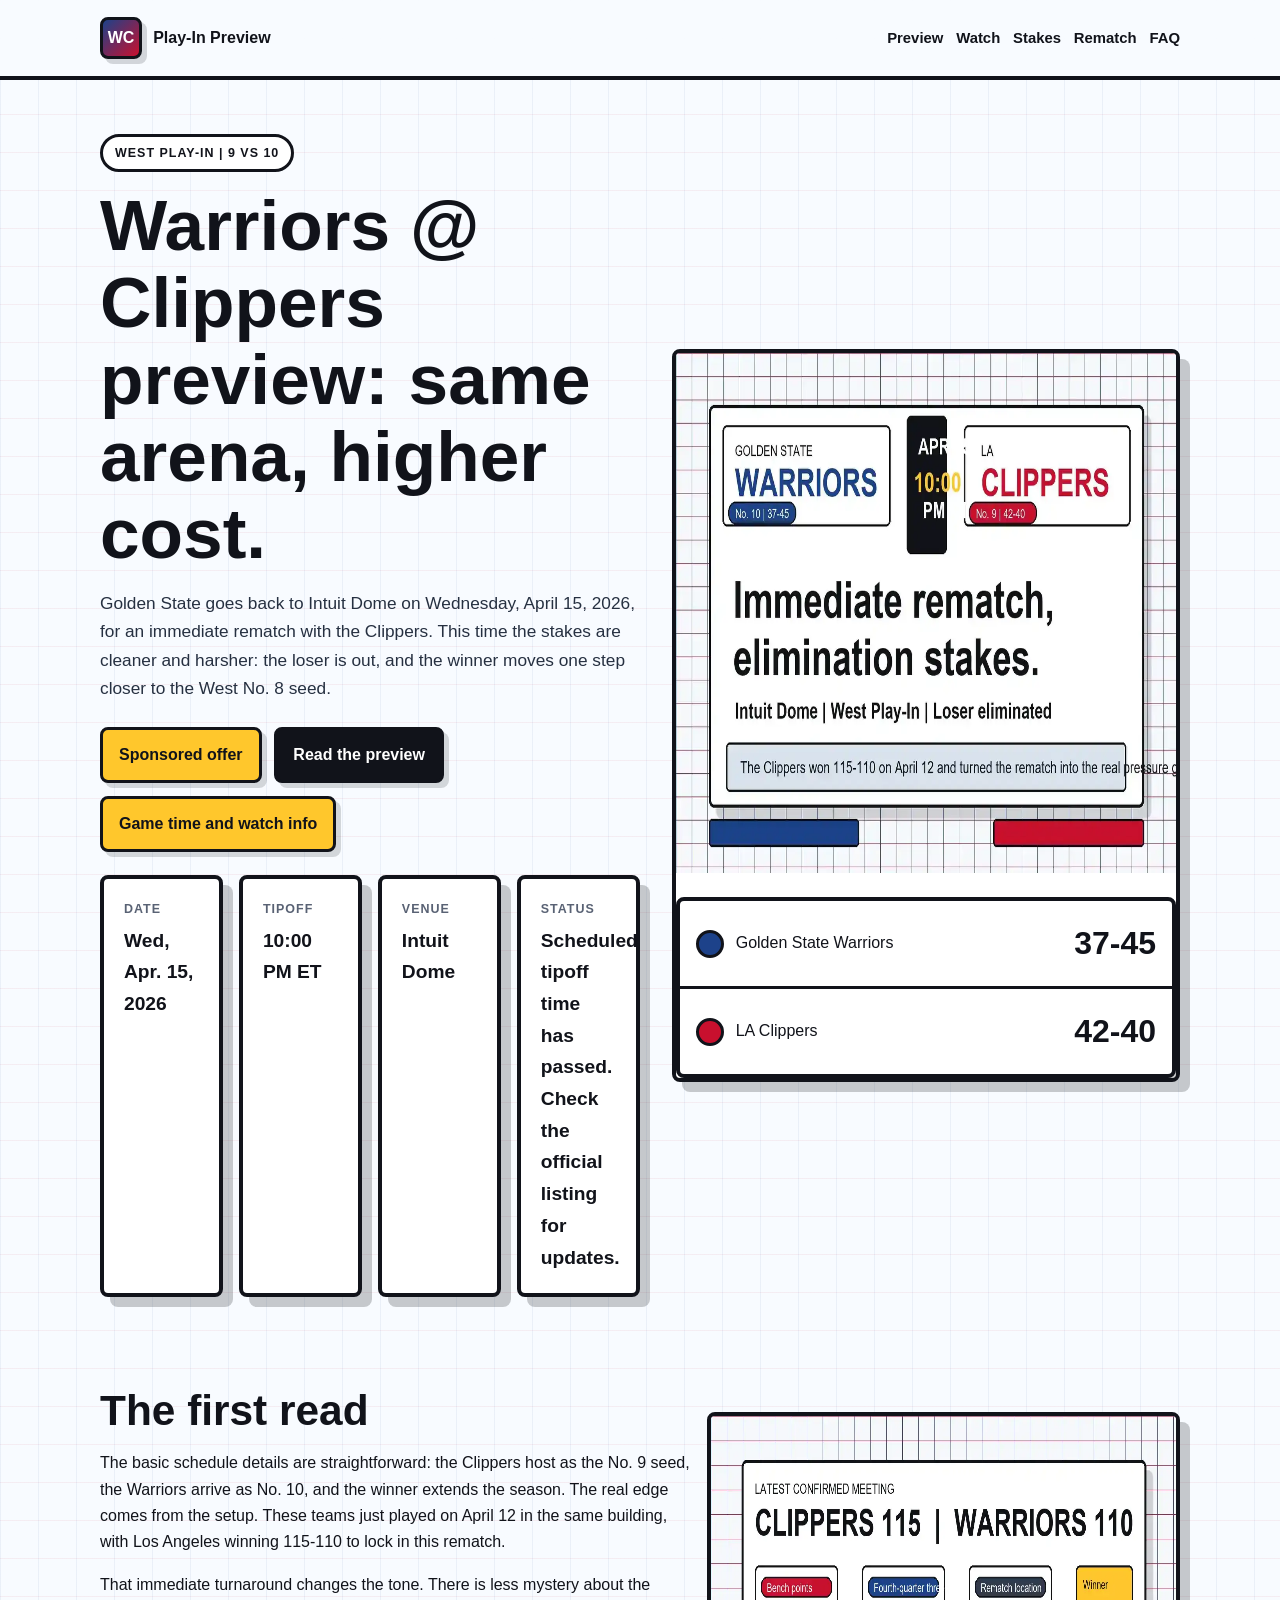
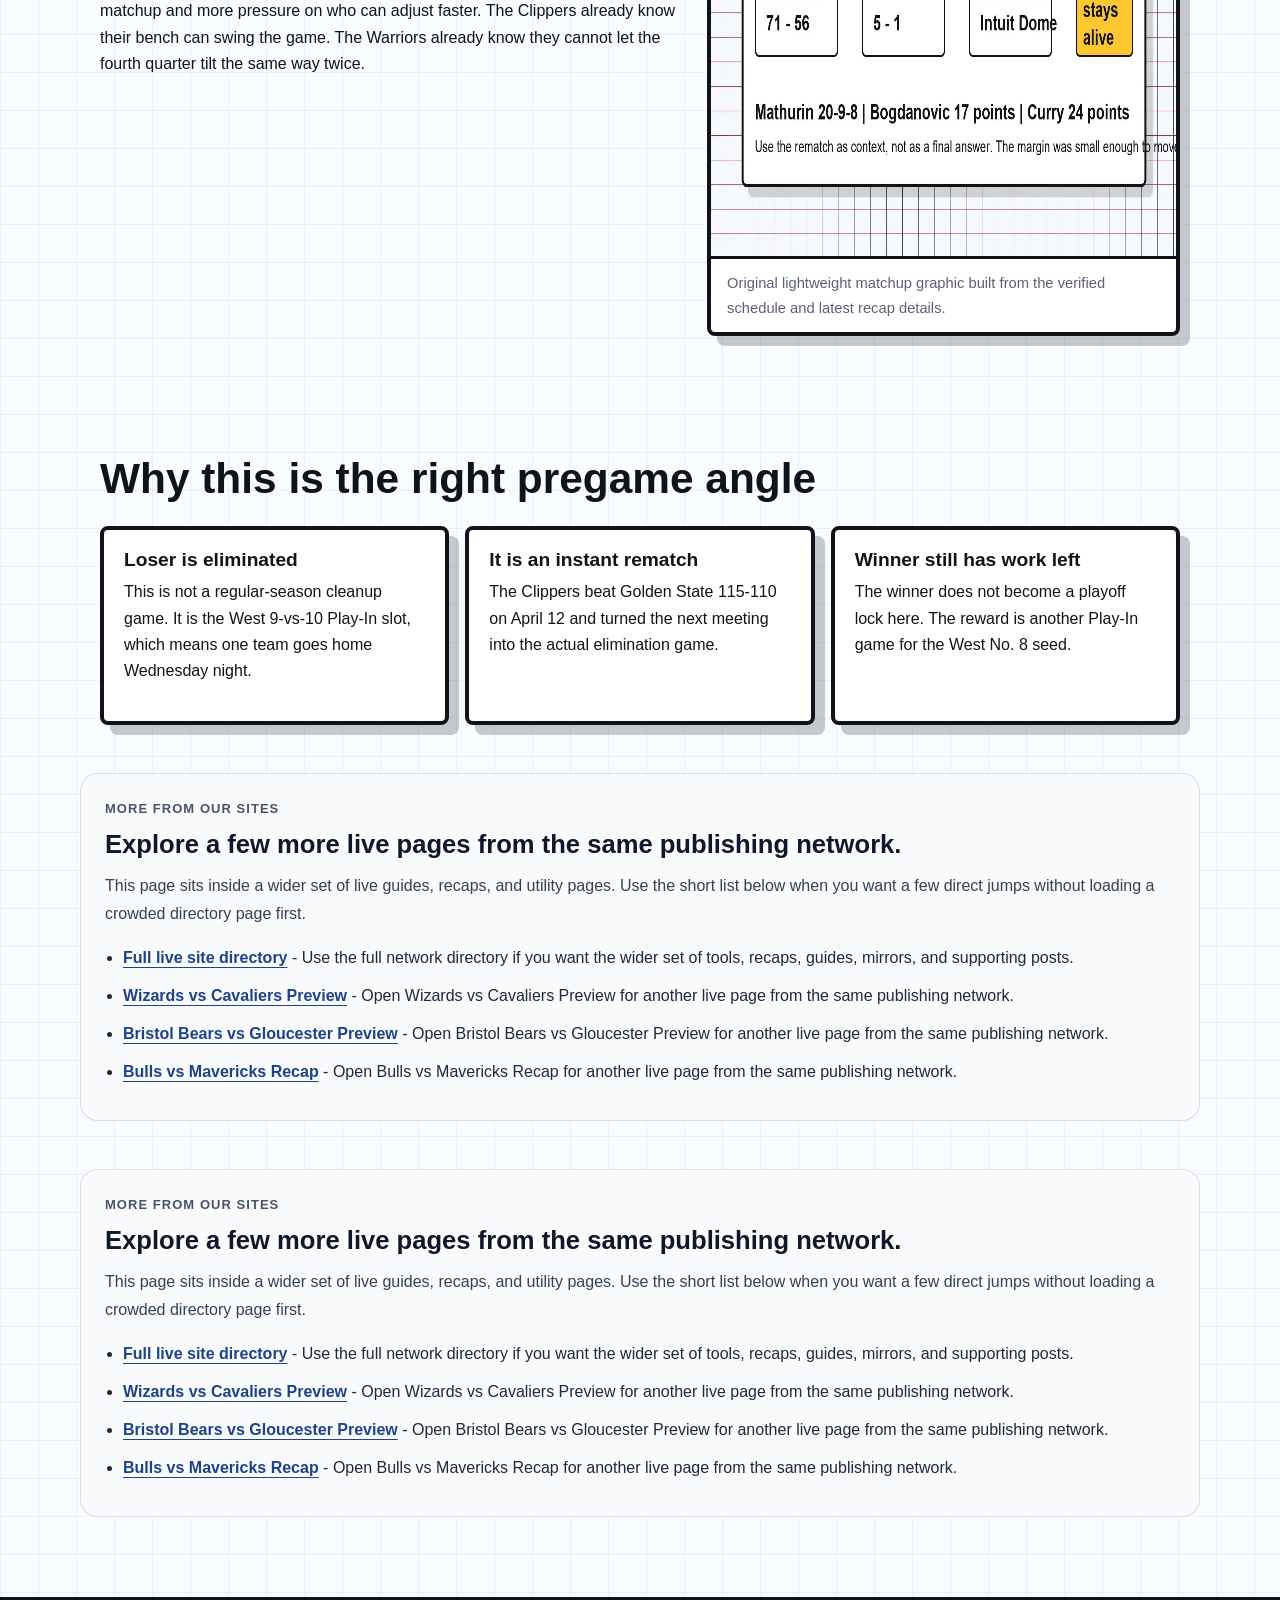
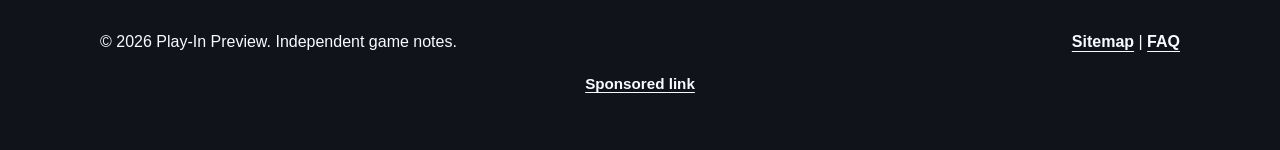
<file: index.html>
<!doctype html>
<html lang="en">
  <head>
    <meta charset="utf-8">
    <meta name="viewport" content="width=device-width, initial-scale=1">
    <meta name="google-site-verification" content="zPeMqoo2h3M_oqIertTkiu1rAj5quQBwW_J42bXbuFM">
    <title>Warriors @ Clippers Play-In Preview: April 15, 2026</title>
    <meta name="description" content="Original Golden State Warriors at LA Clippers West Play-In preview with game time, venue, broadcast, elimination stakes, and the rematch angle from April 12.">
    <link rel="canonical" href="https://zeshanalikhan.github.io/warriors-clippers-play-in-preview/">
    <meta property="og:title" content="Warriors @ Clippers Play-In Preview">
    <meta property="og:description" content="Golden State and the Clippers meet again on April 15, 2026, in a West 9-vs-10 Play-In elimination game.">
    <meta property="og:type" content="website">
    <meta property="og:url" content="https://zeshanalikhan.github.io/warriors-clippers-play-in-preview/">
    <meta property="og:image" content="https://zeshanalikhan.github.io/warriors-clippers-play-in-preview/assets/images/warriors-clippers-hero.webp">
    <link rel="stylesheet" href="styles.css">
    <script type="application/ld+json">
      {
        "@context": "https://schema.org",
        "@type": "SportsEvent",
        "name": "Golden State Warriors at LA Clippers",
        "startDate": "2026-04-15T22:00:00-04:00",
        "eventStatus": "https://schema.org/EventScheduled",
        "eventAttendanceMode": "https://schema.org/OfflineEventAttendanceMode",
        "location": {
          "@type": "Place",
          "name": "Intuit Dome",
          "address": {
            "@type": "PostalAddress",
            "addressLocality": "Inglewood",
            "addressRegion": "CA",
            "addressCountry": "US"
          }
        },
        "homeTeam": {
          "@type": "SportsTeam",
          "name": "LA Clippers"
        },
        "awayTeam": {
          "@type": "SportsTeam",
          "name": "Golden State Warriors"
        },
        "sport": "Basketball"
      }
    </script>
  </head>
  <body>
    <a class="skip-link" href="#main">Skip to content</a>
    <header class="site-header">
      <div class="nav-wrap">
        <a class="brand" href="index.html" aria-label="Warriors Clippers Play-In home">
          <span class="brand-mark">WC</span>
          <span>Play-In Preview</span>
        </a>
        <nav class="nav-links" aria-label="Main navigation">
          <a href="pages/game-preview.html">Preview</a>
          <a href="pages/how-to-watch.html">Watch</a>
          <a href="pages/play-in-path.html">Stakes</a>
          <a href="pages/matchup-notes.html">Rematch</a>
          <a href="pages/game-faq.html">FAQ</a>
        </nav>
      </div>
    </header>

    <main id="main">
      <section class="hero">
        <div class="hero-inner">
          <div>
            <span class="eyebrow">West Play-In | 9 vs 10</span>
            <h1>Warriors @ Clippers preview: same arena, higher cost.</h1>
            <p class="lede">Golden State goes back to Intuit Dome on Wednesday, April 15, 2026, for an immediate rematch with the Clippers. This time the stakes are cleaner and harsher: the loser is out, and the winner moves one step closer to the West No. 8 seed.</p>
            <div class="cta-row">
              <a class="button secondary" href="https://www.profitablecpmratenetwork.com/j9f627innq?key=be46e17df9e34aa3b5b8e77e88a34740" rel="nofollow sponsored noopener" target="_blank">Sponsored offer</a>
              <a class="button" href="pages/game-preview.html">Read the preview</a>
              <a class="button secondary" href="pages/how-to-watch.html">Game time and watch info</a>
            </div>
            <div class="meta-grid" aria-label="Game quick facts">
              <div class="fact-card"><span>Date</span><strong>Wed, Apr. 15, 2026</strong></div>
              <div class="fact-card"><span>Tipoff</span><strong>10:00 PM ET</strong></div>
              <div class="fact-card"><span>Venue</span><strong>Intuit Dome</strong></div>
              <div class="fact-card"><span>Status</span><strong data-event-countdown>Checking tipoff window</strong></div>
            </div>
          </div>
          <aside class="hero-card" aria-label="Game matchup card">
            <img src="assets/images/warriors-clippers-hero.webp" width="720" height="520" alt="Illustrated Golden State Warriors at LA Clippers Play-In matchup card">
            <div class="scoreboard">
              <div class="score-row"><span><span class="team-dot gsw"></span>Golden State Warriors</span><strong>37-45</strong></div>
              <div class="score-row"><span><span class="team-dot lac"></span>LA Clippers</span><strong>42-40</strong></div>
            </div>
          </aside>
        </div>
      </section>

      <section class="section">
        <div class="two-col">
          <div>
            <h2>The first read</h2>
            <p>The basic schedule details are straightforward: the Clippers host as the No. 9 seed, the Warriors arrive as No. 10, and the winner extends the season. The real edge comes from the setup. These teams just played on April 12 in the same building, with Los Angeles winning 115-110 to lock in this rematch.</p>
            <p>That immediate turnaround changes the tone. There is less mystery about the matchup and more pressure on who can adjust faster. The Clippers already know their bench can swing the game. The Warriors already know they cannot let the fourth quarter tilt the same way twice.</p>
          </div>
          <figure class="image-frame">
            <img src="assets/images/warriors-clippers-rematch.webp" width="720" height="440" alt="Illustrated rematch board for Warriors at Clippers showing the latest 115 to 110 result and bench scoring gap">
            <figcaption>Original lightweight matchup graphic built from the verified schedule and latest recap details.</figcaption>
          </figure>
        </div>
      </section>

      <section class="section">
        <h2>Why this is the right pregame angle</h2>
        <div class="card-grid">
          <article class="panel">
            <h3>Loser is eliminated</h3>
            <p>This is not a regular-season cleanup game. It is the West 9-vs-10 Play-In slot, which means one team goes home Wednesday night.</p>
          </article>
          <article class="panel">
            <h3>It is an instant rematch</h3>
            <p>The Clippers beat Golden State 115-110 on April 12 and turned the next meeting into the actual elimination game.</p>
          </article>
          <article class="panel">
            <h3>Winner still has work left</h3>
            <p>The winner does not become a playoff lock here. The reward is another Play-In game for the West No. 8 seed.</p>
          </article>
        </div>
      </section>

      <!-- NETWORK_LINKS_START -->
      <section data-network-links="true" aria-labelledby="network-links-heading" style="padding:0 0 48px;">
        <div style="width:min(1120px, calc(100% - 32px)); margin:0 auto;">
          <div style="border:1px solid rgba(15, 23, 42, 0.12); background:#f8fafc; border-radius:18px; padding:24px;">
            <p style="margin:0 0 10px; font-size:13px; font-weight:800; letter-spacing:0.08em; text-transform:uppercase; color:#475569;">More from our sites</p>
            <h2 id="network-links-heading" style="margin:0 0 12px; font-size:clamp(1.5rem, 2vw, 1.9rem); line-height:1.2; color:#0f172a;">Explore a few more live pages from the same publishing network.</h2>
            <p style="margin:0 0 16px; color:#334155; line-height:1.75;">This page sits inside a wider set of live guides, recaps, and utility pages. Use the short list below when you want a few direct jumps without loading a crowded directory page first.</p>
            <ul style="margin:0; padding-left:18px; color:#1e293b; line-height:1.75;">
          <li style="margin:0 0 10px;"><a href="https://zeshanalikhan.github.io/creator-app-hub-site/pages/site-directory.html">Full live site directory</a> - Use the full network directory if you want the wider set of tools, recaps, guides, mirrors, and supporting posts.</li>
          <li style="margin:0 0 10px;"><a href="https://zeshanalikhan.github.io/wizards-cavaliers-preview/">Wizards vs Cavaliers Preview</a> - Open Wizards vs Cavaliers Preview for another live page from the same publishing network.</li>
          <li style="margin:0 0 10px;"><a href="https://zeshanalikhan.github.io/bristol-gloucester-prem-preview/">Bristol Bears vs Gloucester Preview</a> - Open Bristol Bears vs Gloucester Preview for another live page from the same publishing network.</li>
          <li style="margin:0 0 10px;"><a href="https://zeshanalikhan.github.io/bulls-mavericks-recap/">Bulls vs Mavericks Recap</a> - Open Bulls vs Mavericks Recap for another live page from the same publishing network.</li>
            </ul>
          </div>
        </div>
      </section>
      <!-- NETWORK_LINKS_END -->
    
      <!-- NETWORK_LINKS_START -->
      <section data-network-links="true" aria-labelledby="network-links-heading" style="padding:0 0 48px;">
        <div style="width:min(1120px, calc(100% - 32px)); margin:0 auto;">
          <div style="border:1px solid rgba(15, 23, 42, 0.12); background:#f8fafc; border-radius:18px; padding:24px;">
            <p style="margin:0 0 10px; font-size:13px; font-weight:800; letter-spacing:0.08em; text-transform:uppercase; color:#475569;">More from our sites</p>
            <h2 id="network-links-heading" style="margin:0 0 12px; font-size:clamp(1.5rem, 2vw, 1.9rem); line-height:1.2; color:#0f172a;">Explore a few more live pages from the same publishing network.</h2>
            <p style="margin:0 0 16px; color:#334155; line-height:1.75;">This page sits inside a wider set of live guides, recaps, and utility pages. Use the short list below when you want a few direct jumps without loading a crowded directory page first.</p>
            <ul style="margin:0; padding-left:18px; color:#1e293b; line-height:1.75;">
          <li style="margin:0 0 10px;"><a href="https://zeshanalikhan.github.io/creator-app-hub-site/pages/site-directory.html">Full live site directory</a> - Use the full network directory if you want the wider set of tools, recaps, guides, mirrors, and supporting posts.</li>
          <li style="margin:0 0 10px;"><a href="https://zeshanalikhan.github.io/wizards-cavaliers-preview/">Wizards vs Cavaliers Preview</a> - Open Wizards vs Cavaliers Preview for another live page from the same publishing network.</li>
          <li style="margin:0 0 10px;"><a href="https://zeshanalikhan.github.io/bristol-gloucester-prem-preview/">Bristol Bears vs Gloucester Preview</a> - Open Bristol Bears vs Gloucester Preview for another live page from the same publishing network.</li>
          <li style="margin:0 0 10px;"><a href="https://zeshanalikhan.github.io/bulls-mavericks-recap/">Bulls vs Mavericks Recap</a> - Open Bulls vs Mavericks Recap for another live page from the same publishing network.</li>
            </ul>
          </div>
        </div>
      </section>
      <!-- NETWORK_LINKS_END -->
    </main>

    <footer class="site-footer">
      <div class="footer-inner">
        <p>&copy; <span data-year>2026</span> Play-In Preview. Independent game notes.</p>
        <p><a href="sitemap.xml">Sitemap</a> | <a href="pages/game-faq.html">FAQ</a></p>
      </div>
      <div class="adsterra-link-wrap">
        <a class="adsterra-link" href="https://www.profitablecpmratenetwork.com/j9f627innq?key=be46e17df9e34aa3b5b8e77e88a34740" rel="nofollow sponsored noopener" target="_blank">Sponsored link</a>
      </div>
    </footer>
    <script src="app.js" defer></script>
  </body>
</html>
</file>
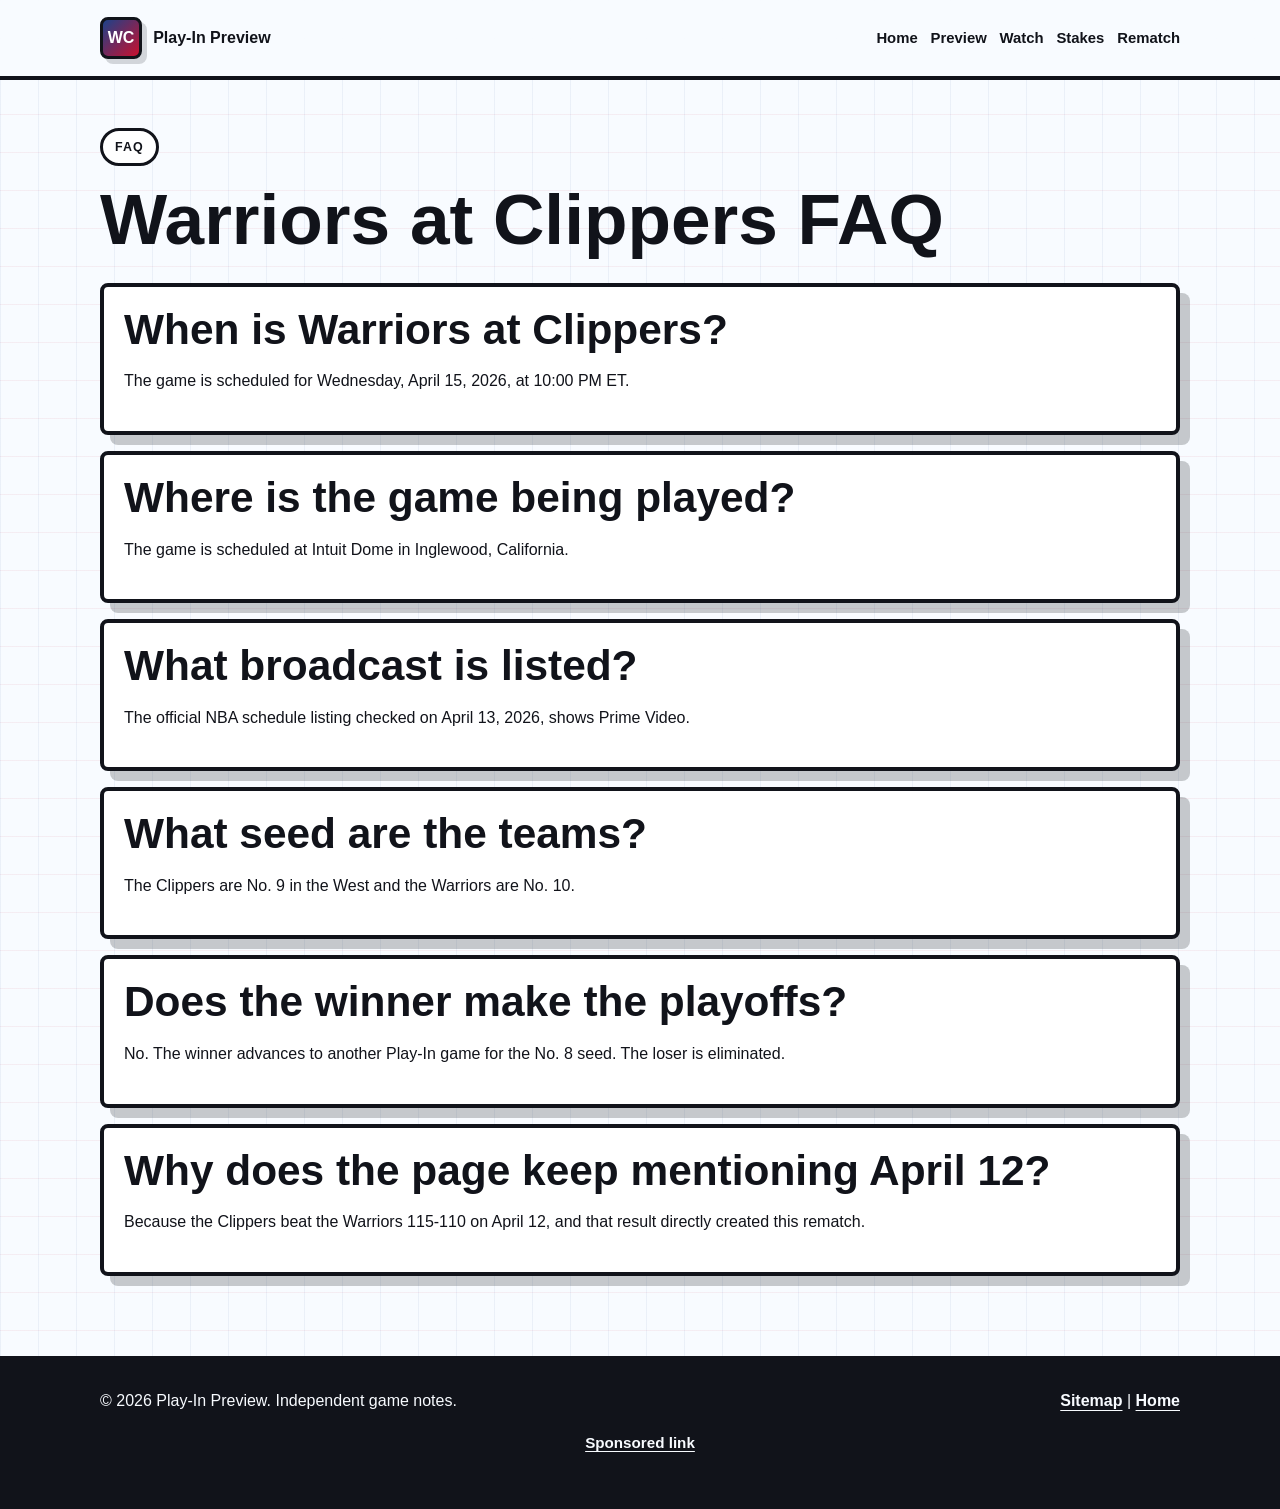
<file: pages/game-faq.html>
<!doctype html>
<html lang="en">
  <head>
    <meta charset="utf-8">
    <meta name="viewport" content="width=device-width, initial-scale=1">
    <meta name="google-site-verification" content="zPeMqoo2h3M_oqIertTkiu1rAj5quQBwW_J42bXbuFM">
    <title>Warriors @ Clippers FAQ</title>
    <meta name="description" content="Quick answers about Warriors at Clippers on April 15, 2026, including time, venue, seeds, format, and the immediate rematch setup.">
    <link rel="canonical" href="https://zeshanalikhan.github.io/warriors-clippers-play-in-preview/pages/game-faq.html">
    <meta property="og:title" content="Warriors @ Clippers FAQ">
    <meta property="og:description" content="Fast answers about the Warriors-Clippers West Play-In game.">
    <meta property="og:type" content="article">
    <meta property="og:url" content="https://zeshanalikhan.github.io/warriors-clippers-play-in-preview/pages/game-faq.html">
    <link rel="stylesheet" href="../styles.css">
    <script type="application/ld+json">
      {
        "@context": "https://schema.org",
        "@type": "FAQPage",
        "mainEntity": [
          {
            "@type": "Question",
            "name": "When is Warriors at Clippers?",
            "acceptedAnswer": {
              "@type": "Answer",
              "text": "The game is scheduled for Wednesday, April 15, 2026, at 10:00 PM ET."
            }
          },
          {
            "@type": "Question",
            "name": "Where is the game being played?",
            "acceptedAnswer": {
              "@type": "Answer",
              "text": "The game is scheduled at Intuit Dome in Inglewood, California."
            }
          },
          {
            "@type": "Question",
            "name": "What broadcast is listed for Warriors vs Clippers?",
            "acceptedAnswer": {
              "@type": "Answer",
              "text": "The official NBA schedule listing checked on April 13, 2026, shows Prime Video."
            }
          },
          {
            "@type": "Question",
            "name": "What seed are the teams?",
            "acceptedAnswer": {
              "@type": "Answer",
              "text": "The Clippers are the No. 9 seed and the Warriors are the No. 10 seed in the West."
            }
          },
          {
            "@type": "Question",
            "name": "What happens to the winner and loser?",
            "acceptedAnswer": {
              "@type": "Answer",
              "text": "The loser is eliminated. The winner advances to another Play-In game for the West No. 8 seed."
            }
          },
          {
            "@type": "Question",
            "name": "Why is this matchup framed as an immediate rematch?",
            "acceptedAnswer": {
              "@type": "Answer",
              "text": "The Clippers beat the Warriors 115-110 on April 12, 2026, which locked in this Play-In rematch."
            }
          }
        ]
      }
    </script>
  </head>
  <body>
    <header class="site-header">
      <div class="nav-wrap">
        <a class="brand" href="../index.html">
          <span class="brand-mark">WC</span>
          <span>Play-In Preview</span>
        </a>
        <nav class="nav-links" aria-label="Main navigation">
          <a href="../index.html">Home</a>
          <a href="game-preview.html">Preview</a>
          <a href="how-to-watch.html">Watch</a>
          <a href="play-in-path.html">Stakes</a>
          <a href="matchup-notes.html">Rematch</a>
        </nav>
      </div>
    </header>

    <main class="section article-shell">
      <span class="eyebrow">FAQ</span>
      <h1>Warriors at Clippers FAQ</h1>
      <div class="faq-list">
        <article class="panel">
          <h2>When is Warriors at Clippers?</h2>
          <p>The game is scheduled for Wednesday, April 15, 2026, at 10:00 PM ET.</p>
        </article>
        <article class="panel">
          <h2>Where is the game being played?</h2>
          <p>The game is scheduled at Intuit Dome in Inglewood, California.</p>
        </article>
        <article class="panel">
          <h2>What broadcast is listed?</h2>
          <p>The official NBA schedule listing checked on April 13, 2026, shows Prime Video.</p>
        </article>
        <article class="panel">
          <h2>What seed are the teams?</h2>
          <p>The Clippers are No. 9 in the West and the Warriors are No. 10.</p>
        </article>
        <article class="panel">
          <h2>Does the winner make the playoffs?</h2>
          <p>No. The winner advances to another Play-In game for the No. 8 seed. The loser is eliminated.</p>
        </article>
        <article class="panel">
          <h2>Why does the page keep mentioning April 12?</h2>
          <p>Because the Clippers beat the Warriors 115-110 on April 12, and that result directly created this rematch.</p>
        </article>
      </div>
    </main>

    <footer class="site-footer">
      <div class="footer-inner">
        <p>&copy; <span data-year>2026</span> Play-In Preview. Independent game notes.</p>
        <p><a href="../sitemap.xml">Sitemap</a> | <a href="../index.html">Home</a></p>
      </div>
      <div class="adsterra-link-wrap">
        <a class="adsterra-link" href="https://www.profitablecpmratenetwork.com/j9f627innq?key=be46e17df9e34aa3b5b8e77e88a34740" rel="nofollow sponsored noopener" target="_blank">Sponsored link</a>
      </div>
    </footer>
    <script src="../app.js" defer></script>
  </body>
</html>
</file>
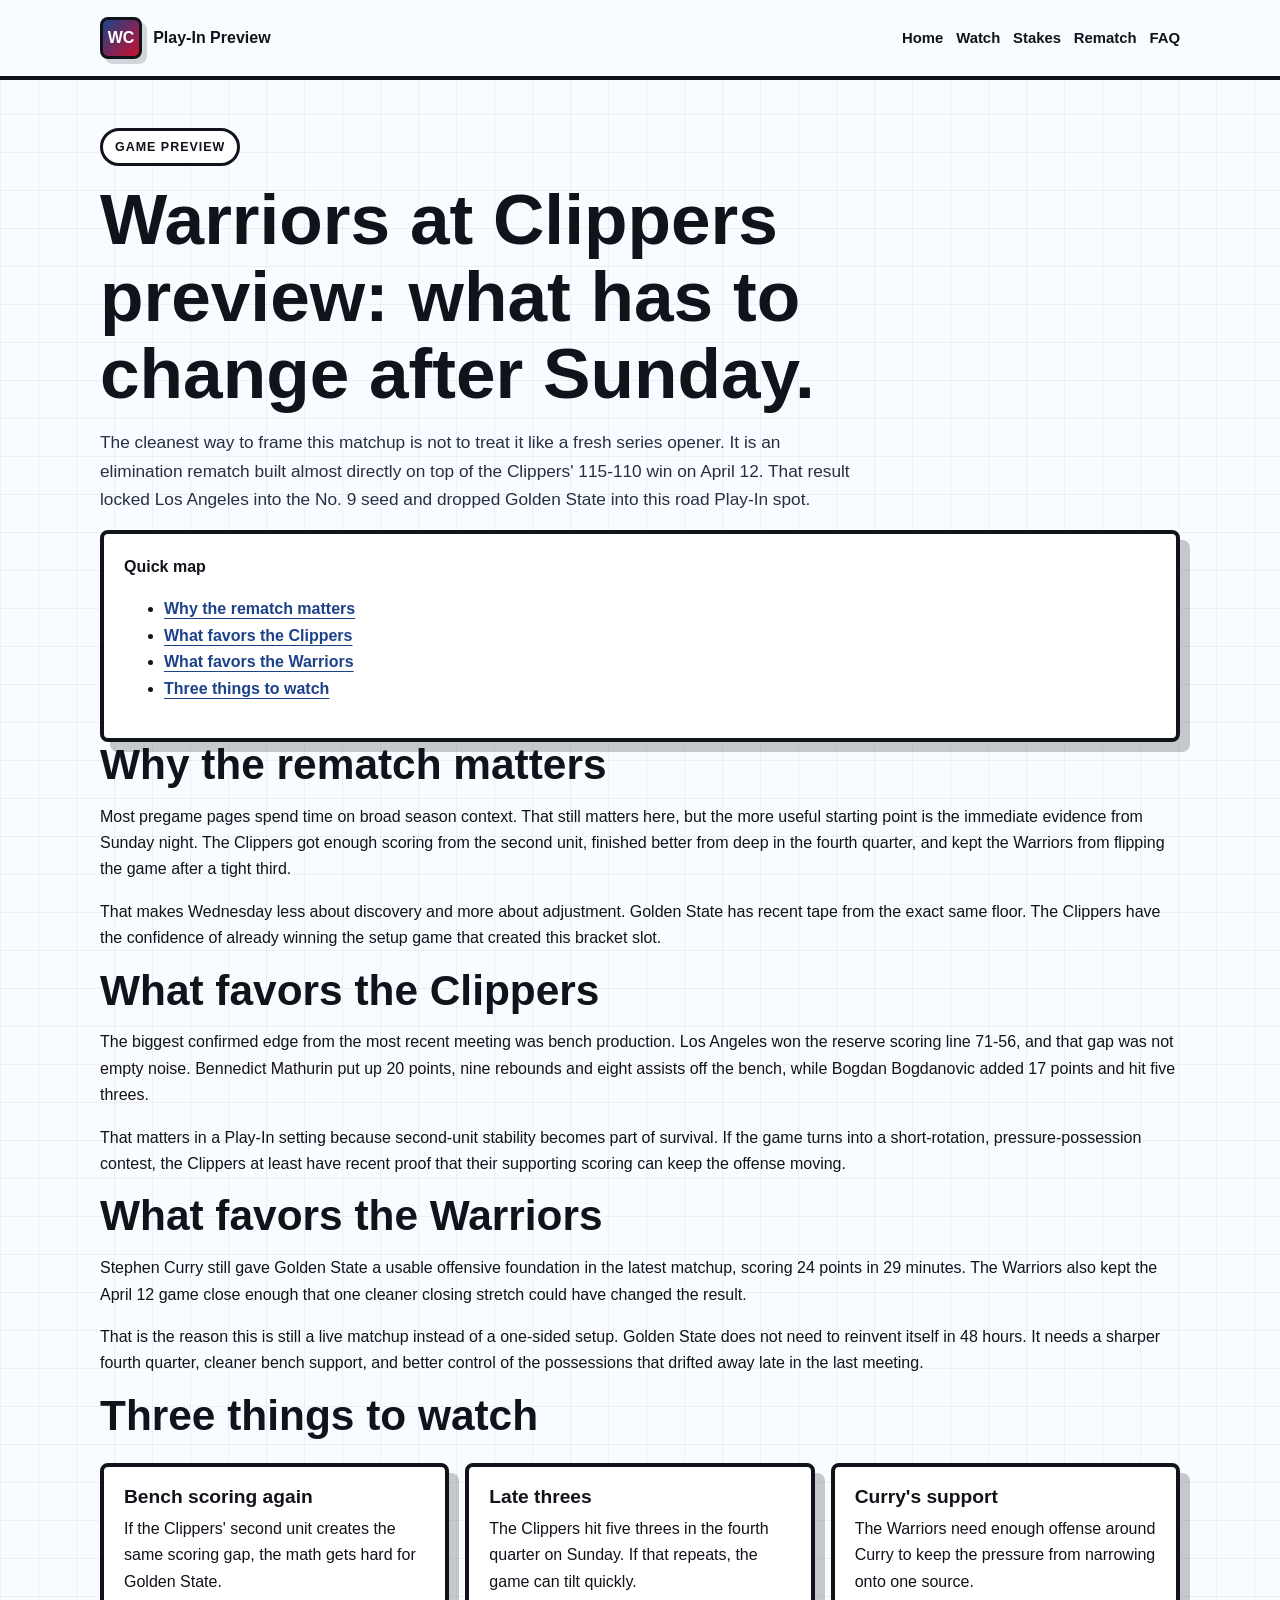
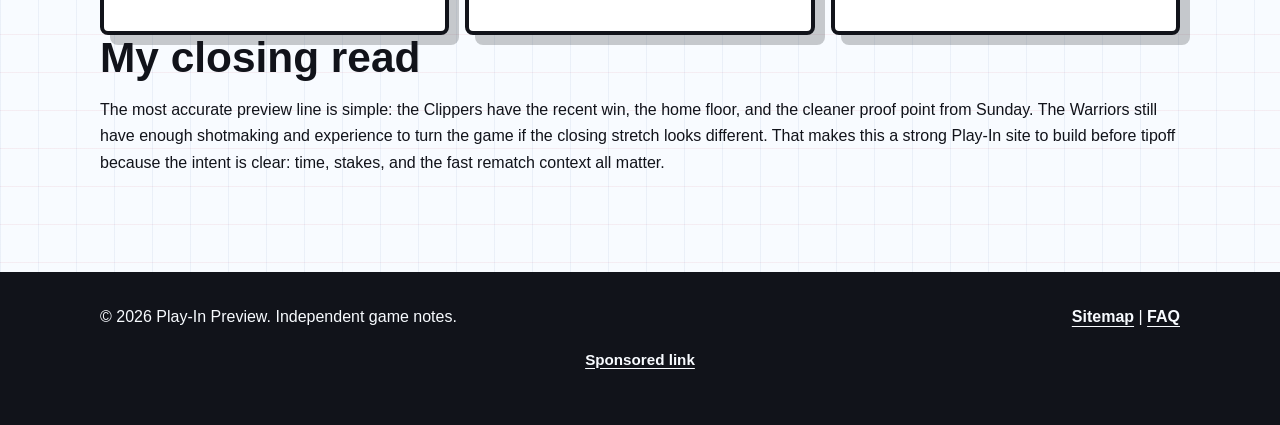
<file: pages/game-preview.html>
<!doctype html>
<html lang="en">
  <head>
    <meta charset="utf-8">
    <meta name="viewport" content="width=device-width, initial-scale=1">
    <meta name="google-site-verification" content="zPeMqoo2h3M_oqIertTkiu1rAj5quQBwW_J42bXbuFM">
    <title>Warriors @ Clippers Game Preview</title>
    <meta name="description" content="Original Warriors at Clippers Play-In preview focused on the elimination stakes, the April 12 rematch setup, and the main game themes to watch.">
    <link rel="canonical" href="https://zeshanalikhan.github.io/warriors-clippers-play-in-preview/pages/game-preview.html">
    <meta property="og:title" content="Warriors @ Clippers Game Preview">
    <meta property="og:description" content="What matters most before Warriors at Clippers in the West 9-vs-10 Play-In game.">
    <meta property="og:type" content="article">
    <meta property="og:url" content="https://zeshanalikhan.github.io/warriors-clippers-play-in-preview/pages/game-preview.html">
    <meta property="og:image" content="https://zeshanalikhan.github.io/warriors-clippers-play-in-preview/assets/images/warriors-clippers-hero.webp">
    <link rel="stylesheet" href="../styles.css">
    <script type="application/ld+json">
      {
        "@context": "https://schema.org",
        "@type": "Article",
        "headline": "Warriors at Clippers game preview",
        "description": "Original Warriors at Clippers Play-In preview focused on the elimination stakes, the April 12 rematch setup, and the main game themes to watch.",
        "datePublished": "2026-04-13",
        "dateModified": "2026-04-13",
        "author": {
          "@type": "Person",
          "name": "OpenAI Codex"
        },
        "publisher": {
          "@type": "Organization",
          "name": "Play-In Preview"
        },
        "mainEntityOfPage": "https://zeshanalikhan.github.io/warriors-clippers-play-in-preview/pages/game-preview.html"
      }
    </script>
  </head>
  <body>
    <header class="site-header">
      <div class="nav-wrap">
        <a class="brand" href="../index.html">
          <span class="brand-mark">WC</span>
          <span>Play-In Preview</span>
        </a>
        <nav class="nav-links" aria-label="Main navigation">
          <a href="../index.html">Home</a>
          <a href="how-to-watch.html">Watch</a>
          <a href="play-in-path.html">Stakes</a>
          <a href="matchup-notes.html">Rematch</a>
          <a href="game-faq.html">FAQ</a>
        </nav>
      </div>
    </header>

    <main class="section article-shell">
      <span class="eyebrow">Game preview</span>
      <h1>Warriors at Clippers preview: what has to change after Sunday.</h1>
      <p class="lede">The cleanest way to frame this matchup is not to treat it like a fresh series opener. It is an elimination rematch built almost directly on top of the Clippers' 115-110 win on April 12. That result locked Los Angeles into the No. 9 seed and dropped Golden State into this road Play-In spot.</p>

      <div class="toc">
        <strong>Quick map</strong>
        <ul>
          <li><a href="#rematch">Why the rematch matters</a></li>
          <li><a href="#clippers">What favors the Clippers</a></li>
          <li><a href="#warriors">What favors the Warriors</a></li>
          <li><a href="#watch">Three things to watch</a></li>
        </ul>
      </div>

      <section id="rematch">
        <h2>Why the rematch matters</h2>
        <p>Most pregame pages spend time on broad season context. That still matters here, but the more useful starting point is the immediate evidence from Sunday night. The Clippers got enough scoring from the second unit, finished better from deep in the fourth quarter, and kept the Warriors from flipping the game after a tight third.</p>
        <p>That makes Wednesday less about discovery and more about adjustment. Golden State has recent tape from the exact same floor. The Clippers have the confidence of already winning the setup game that created this bracket slot.</p>
      </section>

      <section id="clippers">
        <h2>What favors the Clippers</h2>
        <p>The biggest confirmed edge from the most recent meeting was bench production. Los Angeles won the reserve scoring line 71-56, and that gap was not empty noise. Bennedict Mathurin put up 20 points, nine rebounds and eight assists off the bench, while Bogdan Bogdanovic added 17 points and hit five threes.</p>
        <p>That matters in a Play-In setting because second-unit stability becomes part of survival. If the game turns into a short-rotation, pressure-possession contest, the Clippers at least have recent proof that their supporting scoring can keep the offense moving.</p>
      </section>

      <section id="warriors">
        <h2>What favors the Warriors</h2>
        <p>Stephen Curry still gave Golden State a usable offensive foundation in the latest matchup, scoring 24 points in 29 minutes. The Warriors also kept the April 12 game close enough that one cleaner closing stretch could have changed the result.</p>
        <p>That is the reason this is still a live matchup instead of a one-sided setup. Golden State does not need to reinvent itself in 48 hours. It needs a sharper fourth quarter, cleaner bench support, and better control of the possessions that drifted away late in the last meeting.</p>
      </section>

      <section id="watch">
        <h2>Three things to watch</h2>
        <div class="card-grid">
          <article class="panel">
            <h3>Bench scoring again</h3>
            <p>If the Clippers' second unit creates the same scoring gap, the math gets hard for Golden State.</p>
          </article>
          <article class="panel">
            <h3>Late threes</h3>
            <p>The Clippers hit five threes in the fourth quarter on Sunday. If that repeats, the game can tilt quickly.</p>
          </article>
          <article class="panel">
            <h3>Curry's support</h3>
            <p>The Warriors need enough offense around Curry to keep the pressure from narrowing onto one source.</p>
          </article>
        </div>
      </section>

      <section>
        <h2>My closing read</h2>
        <p>The most accurate preview line is simple: the Clippers have the recent win, the home floor, and the cleaner proof point from Sunday. The Warriors still have enough shotmaking and experience to turn the game if the closing stretch looks different. That makes this a strong Play-In site to build before tipoff because the intent is clear: time, stakes, and the fast rematch context all matter.</p>
      </section>
    </main>

    <footer class="site-footer">
      <div class="footer-inner">
        <p>&copy; <span data-year>2026</span> Play-In Preview. Independent game notes.</p>
        <p><a href="../sitemap.xml">Sitemap</a> | <a href="game-faq.html">FAQ</a></p>
      </div>
      <div class="adsterra-link-wrap">
        <a class="adsterra-link" href="https://www.profitablecpmratenetwork.com/j9f627innq?key=be46e17df9e34aa3b5b8e77e88a34740" rel="nofollow sponsored noopener" target="_blank">Sponsored link</a>
      </div>
    </footer>
    <script src="../app.js" defer></script>
  </body>
</html>
</file>
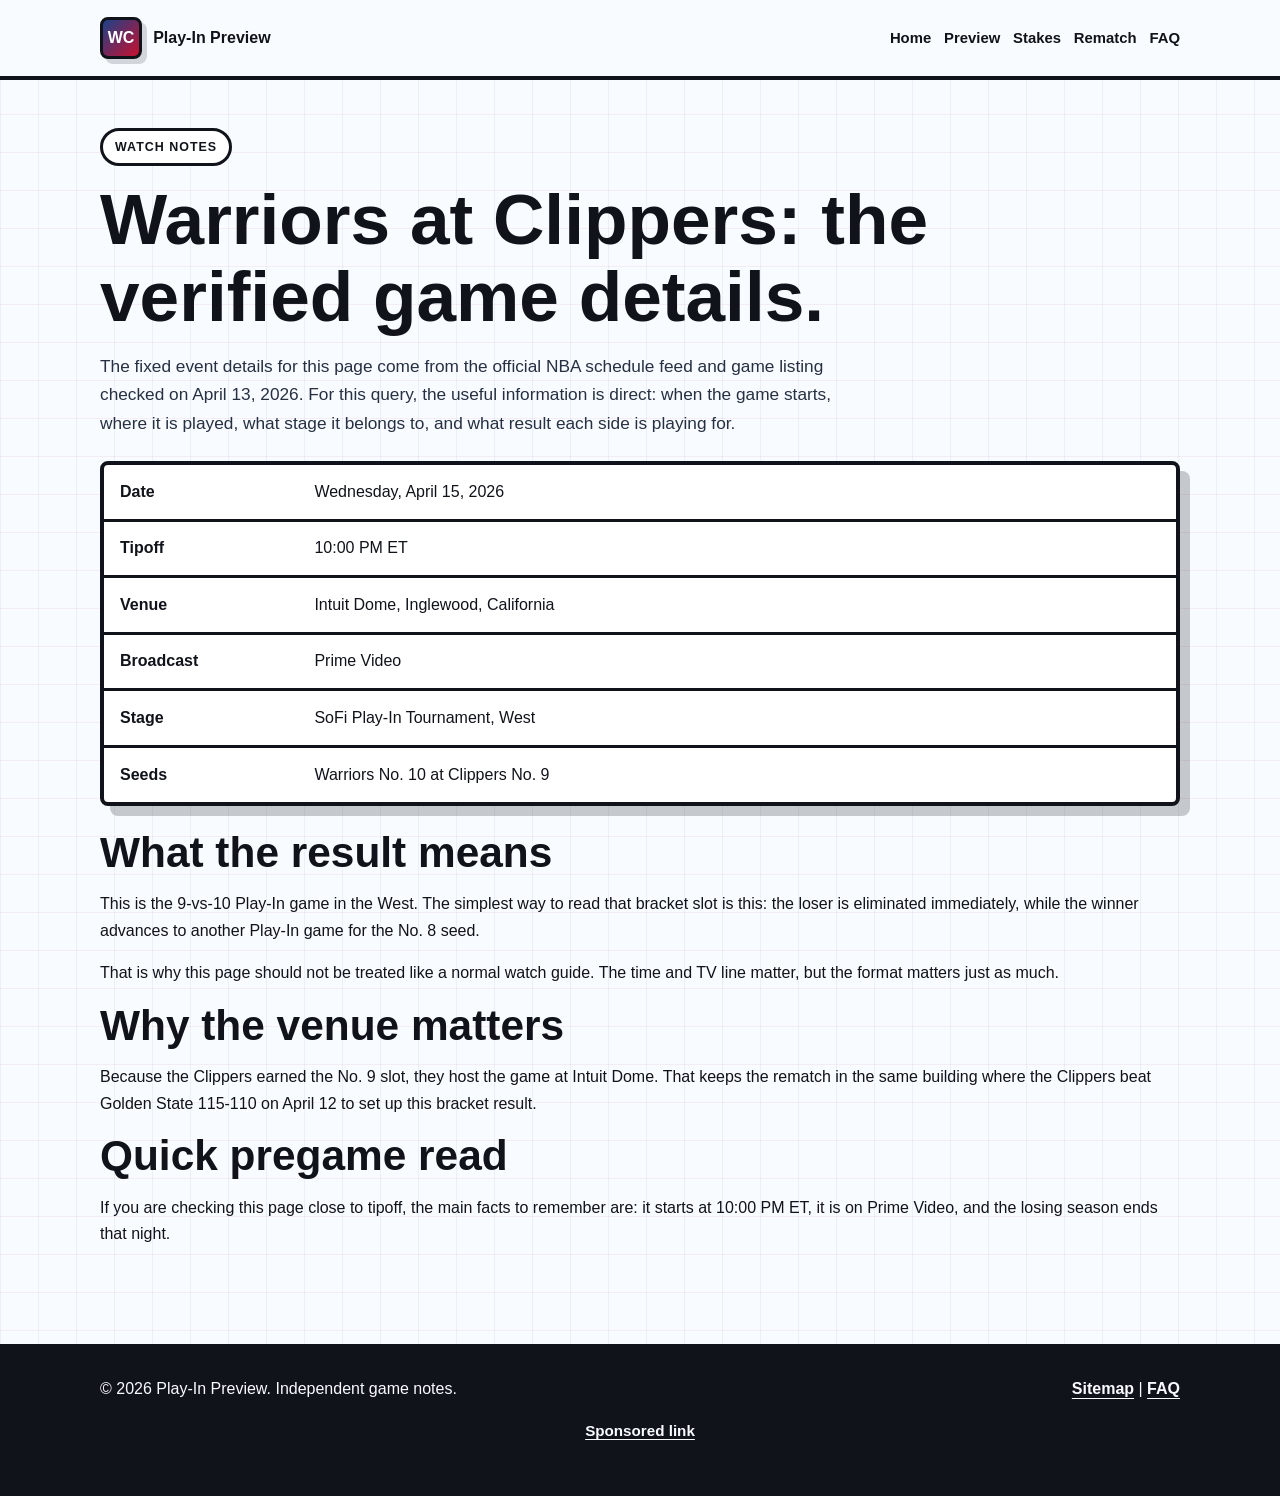
<file: pages/how-to-watch.html>
<!doctype html>
<html lang="en">
  <head>
    <meta charset="utf-8">
    <meta name="viewport" content="width=device-width, initial-scale=1">
    <meta name="google-site-verification" content="zPeMqoo2h3M_oqIertTkiu1rAj5quQBwW_J42bXbuFM">
    <title>How to Watch Warriors @ Clippers</title>
    <meta name="description" content="Verified game time, venue, and broadcast notes for Warriors at Clippers in the April 15, 2026 West Play-In game.">
    <link rel="canonical" href="https://zeshanalikhan.github.io/warriors-clippers-play-in-preview/pages/how-to-watch.html">
    <meta property="og:title" content="How to Watch Warriors @ Clippers">
    <meta property="og:description" content="Verified schedule details for Warriors at Clippers on April 15, 2026.">
    <meta property="og:type" content="article">
    <meta property="og:url" content="https://zeshanalikhan.github.io/warriors-clippers-play-in-preview/pages/how-to-watch.html">
    <link rel="stylesheet" href="../styles.css">
    <script type="application/ld+json">
      {
        "@context": "https://schema.org",
        "@type": "Article",
        "headline": "How to watch Warriors at Clippers",
        "description": "Verified game time, venue, and broadcast notes for Warriors at Clippers in the April 15, 2026 West Play-In game.",
        "datePublished": "2026-04-13",
        "dateModified": "2026-04-13",
        "author": {
          "@type": "Person",
          "name": "OpenAI Codex"
        },
        "publisher": {
          "@type": "Organization",
          "name": "Play-In Preview"
        },
        "mainEntityOfPage": "https://zeshanalikhan.github.io/warriors-clippers-play-in-preview/pages/how-to-watch.html"
      }
    </script>
  </head>
  <body>
    <header class="site-header">
      <div class="nav-wrap">
        <a class="brand" href="../index.html">
          <span class="brand-mark">WC</span>
          <span>Play-In Preview</span>
        </a>
        <nav class="nav-links" aria-label="Main navigation">
          <a href="../index.html">Home</a>
          <a href="game-preview.html">Preview</a>
          <a href="play-in-path.html">Stakes</a>
          <a href="matchup-notes.html">Rematch</a>
          <a href="game-faq.html">FAQ</a>
        </nav>
      </div>
    </header>

    <main class="section article-shell">
      <span class="eyebrow">Watch notes</span>
      <h1>Warriors at Clippers: the verified game details.</h1>
      <p class="lede">The fixed event details for this page come from the official NBA schedule feed and game listing checked on April 13, 2026. For this query, the useful information is direct: when the game starts, where it is played, what stage it belongs to, and what result each side is playing for.</p>

      <div class="stat-table">
        <div class="table-row"><strong>Date</strong><span>Wednesday, April 15, 2026</span></div>
        <div class="table-row"><strong>Tipoff</strong><span>10:00 PM ET</span></div>
        <div class="table-row"><strong>Venue</strong><span>Intuit Dome, Inglewood, California</span></div>
        <div class="table-row"><strong>Broadcast</strong><span>Prime Video</span></div>
        <div class="table-row"><strong>Stage</strong><span>SoFi Play-In Tournament, West</span></div>
        <div class="table-row"><strong>Seeds</strong><span>Warriors No. 10 at Clippers No. 9</span></div>
      </div>

      <section>
        <h2>What the result means</h2>
        <p>This is the 9-vs-10 Play-In game in the West. The simplest way to read that bracket slot is this: the loser is eliminated immediately, while the winner advances to another Play-In game for the No. 8 seed.</p>
        <p>That is why this page should not be treated like a normal watch guide. The time and TV line matter, but the format matters just as much.</p>
      </section>

      <section>
        <h2>Why the venue matters</h2>
        <p>Because the Clippers earned the No. 9 slot, they host the game at Intuit Dome. That keeps the rematch in the same building where the Clippers beat Golden State 115-110 on April 12 to set up this bracket result.</p>
      </section>

      <section>
        <h2>Quick pregame read</h2>
        <p>If you are checking this page close to tipoff, the main facts to remember are: it starts at 10:00 PM ET, it is on Prime Video, and the losing season ends that night.</p>
      </section>
    </main>

    <footer class="site-footer">
      <div class="footer-inner">
        <p>&copy; <span data-year>2026</span> Play-In Preview. Independent game notes.</p>
        <p><a href="../sitemap.xml">Sitemap</a> | <a href="game-faq.html">FAQ</a></p>
      </div>
      <div class="adsterra-link-wrap">
        <a class="adsterra-link" href="https://www.profitablecpmratenetwork.com/j9f627innq?key=be46e17df9e34aa3b5b8e77e88a34740" rel="nofollow sponsored noopener" target="_blank">Sponsored link</a>
      </div>
    </footer>
    <script src="../app.js" defer></script>
  </body>
</html>
</file>
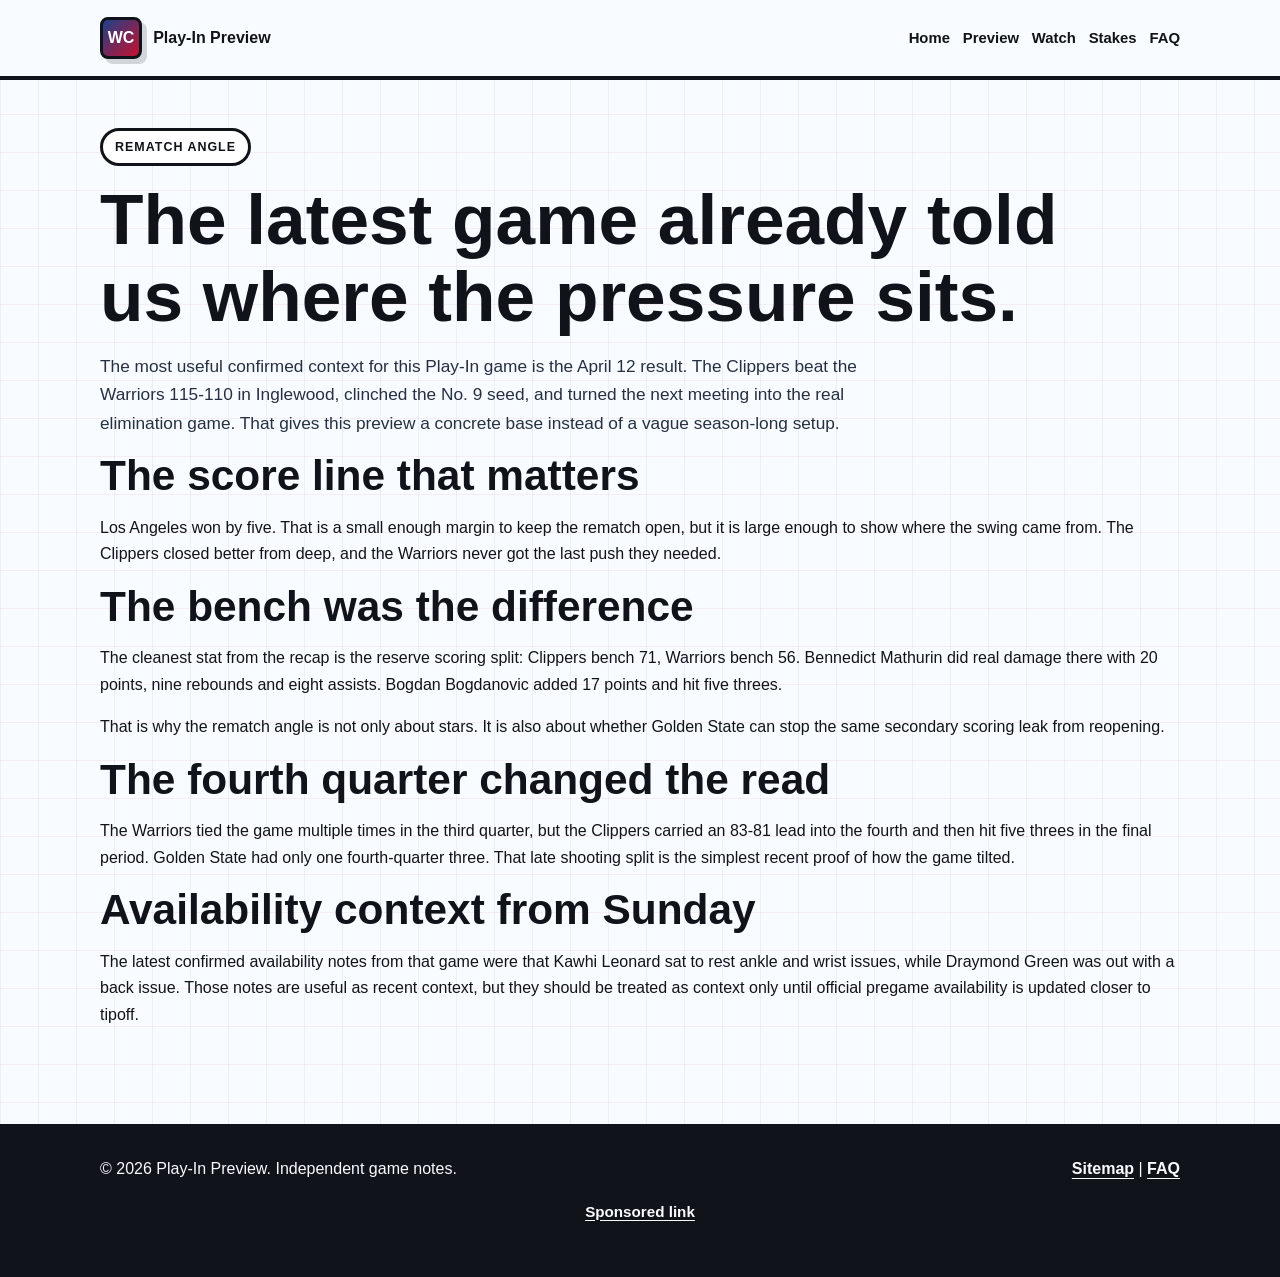
<file: pages/matchup-notes.html>
<!doctype html>
<html lang="en">
  <head>
    <meta charset="utf-8">
    <meta name="viewport" content="width=device-width, initial-scale=1">
    <meta name="google-site-verification" content="zPeMqoo2h3M_oqIertTkiu1rAj5quQBwW_J42bXbuFM">
    <title>Warriors @ Clippers Rematch Notes</title>
    <meta name="description" content="Rematch notes for Warriors at Clippers built from the latest confirmed meeting, including the 115-110 result and the fourth-quarter shotmaking swing.">
    <link rel="canonical" href="https://zeshanalikhan.github.io/warriors-clippers-play-in-preview/pages/matchup-notes.html">
    <meta property="og:title" content="Warriors @ Clippers Rematch Notes">
    <meta property="og:description" content="What the latest Warriors-Clippers meeting tells us before the Play-In rematch.">
    <meta property="og:type" content="article">
    <meta property="og:url" content="https://zeshanalikhan.github.io/warriors-clippers-play-in-preview/pages/matchup-notes.html">
    <meta property="og:image" content="https://zeshanalikhan.github.io/warriors-clippers-play-in-preview/assets/images/warriors-clippers-rematch.webp">
    <link rel="stylesheet" href="../styles.css">
    <script type="application/ld+json">
      {
        "@context": "https://schema.org",
        "@type": "Article",
        "headline": "Warriors at Clippers rematch notes",
        "description": "Rematch notes for Warriors at Clippers built from the latest confirmed meeting, including the 115-110 result and the fourth-quarter shotmaking swing.",
        "datePublished": "2026-04-13",
        "dateModified": "2026-04-13",
        "author": {
          "@type": "Person",
          "name": "OpenAI Codex"
        },
        "publisher": {
          "@type": "Organization",
          "name": "Play-In Preview"
        },
        "mainEntityOfPage": "https://zeshanalikhan.github.io/warriors-clippers-play-in-preview/pages/matchup-notes.html"
      }
    </script>
  </head>
  <body>
    <header class="site-header">
      <div class="nav-wrap">
        <a class="brand" href="../index.html">
          <span class="brand-mark">WC</span>
          <span>Play-In Preview</span>
        </a>
        <nav class="nav-links" aria-label="Main navigation">
          <a href="../index.html">Home</a>
          <a href="game-preview.html">Preview</a>
          <a href="how-to-watch.html">Watch</a>
          <a href="play-in-path.html">Stakes</a>
          <a href="game-faq.html">FAQ</a>
        </nav>
      </div>
    </header>

    <main class="section article-shell">
      <span class="eyebrow">Rematch angle</span>
      <h1>The latest game already told us where the pressure sits.</h1>
      <p class="lede">The most useful confirmed context for this Play-In game is the April 12 result. The Clippers beat the Warriors 115-110 in Inglewood, clinched the No. 9 seed, and turned the next meeting into the real elimination game. That gives this preview a concrete base instead of a vague season-long setup.</p>

      <section>
        <h2>The score line that matters</h2>
        <p>Los Angeles won by five. That is a small enough margin to keep the rematch open, but it is large enough to show where the swing came from. The Clippers closed better from deep, and the Warriors never got the last push they needed.</p>
      </section>

      <section>
        <h2>The bench was the difference</h2>
        <p>The cleanest stat from the recap is the reserve scoring split: Clippers bench 71, Warriors bench 56. Bennedict Mathurin did real damage there with 20 points, nine rebounds and eight assists. Bogdan Bogdanovic added 17 points and hit five threes.</p>
        <p>That is why the rematch angle is not only about stars. It is also about whether Golden State can stop the same secondary scoring leak from reopening.</p>
      </section>

      <section>
        <h2>The fourth quarter changed the read</h2>
        <p>The Warriors tied the game multiple times in the third quarter, but the Clippers carried an 83-81 lead into the fourth and then hit five threes in the final period. Golden State had only one fourth-quarter three. That late shooting split is the simplest recent proof of how the game tilted.</p>
      </section>

      <section>
        <h2>Availability context from Sunday</h2>
        <p>The latest confirmed availability notes from that game were that Kawhi Leonard sat to rest ankle and wrist issues, while Draymond Green was out with a back issue. Those notes are useful as recent context, but they should be treated as context only until official pregame availability is updated closer to tipoff.</p>
      </section>
    </main>

    <footer class="site-footer">
      <div class="footer-inner">
        <p>&copy; <span data-year>2026</span> Play-In Preview. Independent game notes.</p>
        <p><a href="../sitemap.xml">Sitemap</a> | <a href="game-faq.html">FAQ</a></p>
      </div>
      <div class="adsterra-link-wrap">
        <a class="adsterra-link" href="https://www.profitablecpmratenetwork.com/j9f627innq?key=be46e17df9e34aa3b5b8e77e88a34740" rel="nofollow sponsored noopener" target="_blank">Sponsored link</a>
      </div>
    </footer>
    <script src="../app.js" defer></script>
  </body>
</html>
</file>
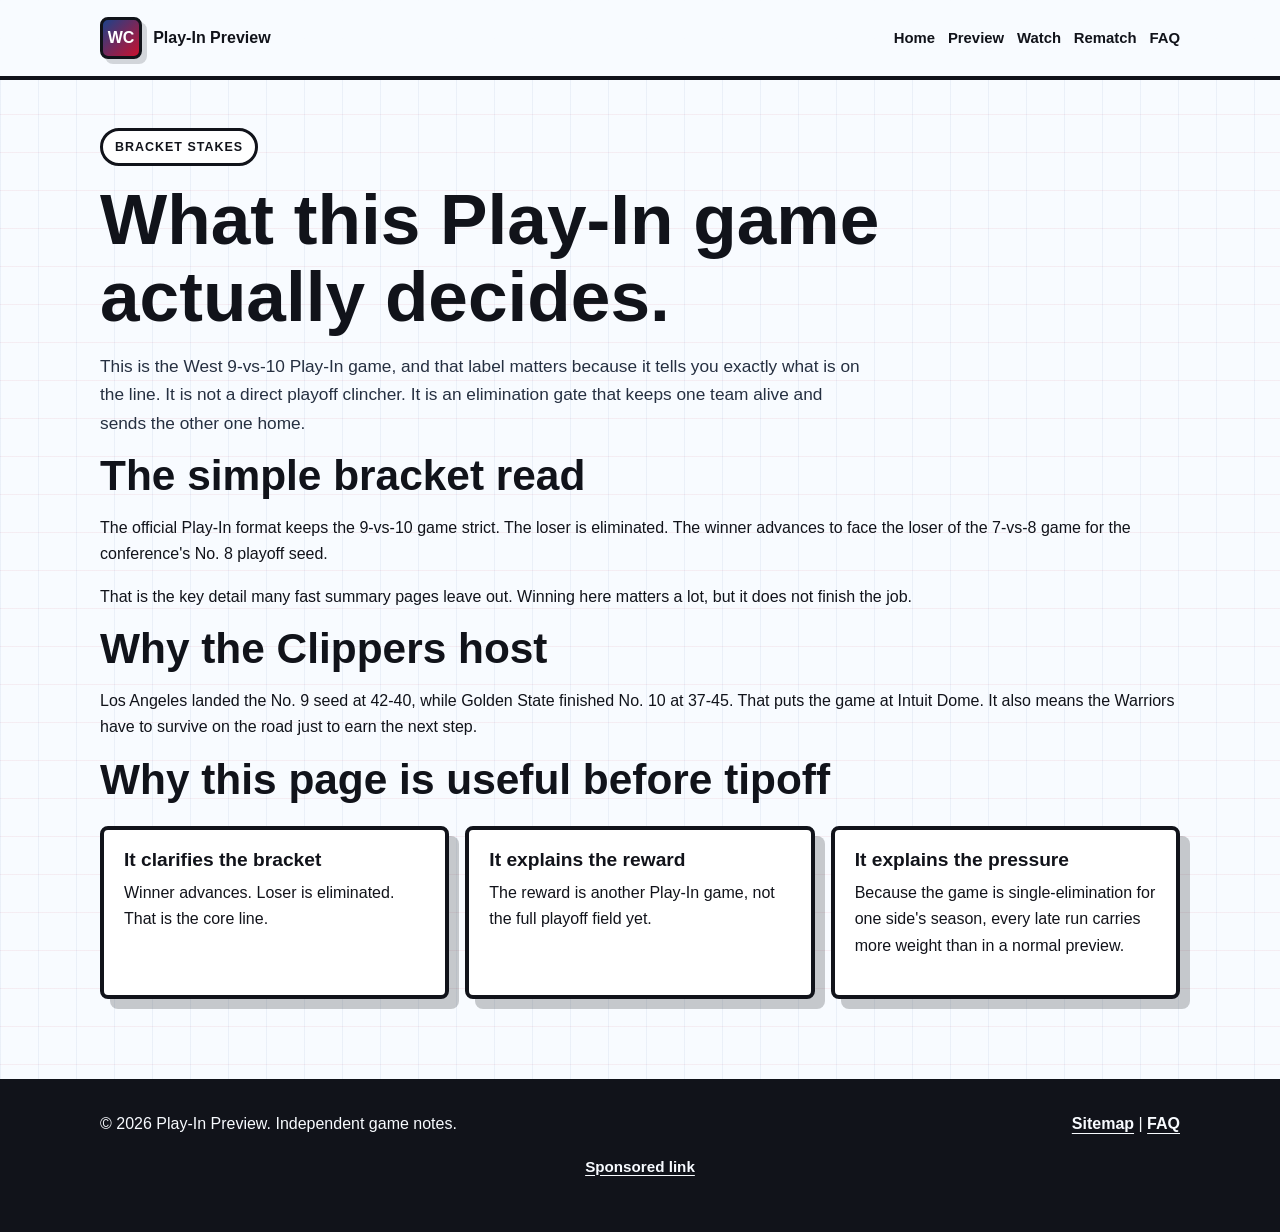
<file: pages/play-in-path.html>
<!doctype html>
<html lang="en">
  <head>
    <meta charset="utf-8">
    <meta name="viewport" content="width=device-width, initial-scale=1">
    <meta name="google-site-verification" content="zPeMqoo2h3M_oqIertTkiu1rAj5quQBwW_J42bXbuFM">
    <title>Warriors @ Clippers Play-In Stakes</title>
    <meta name="description" content="A clean explanation of what Warriors at Clippers decides in the West Play-In bracket and why the winner still has one more game left.">
    <link rel="canonical" href="https://zeshanalikhan.github.io/warriors-clippers-play-in-preview/pages/play-in-path.html">
    <meta property="og:title" content="Warriors @ Clippers Play-In Stakes">
    <meta property="og:description" content="What the Warriors-Clippers Play-In game actually decides in the West bracket.">
    <meta property="og:type" content="article">
    <meta property="og:url" content="https://zeshanalikhan.github.io/warriors-clippers-play-in-preview/pages/play-in-path.html">
    <link rel="stylesheet" href="../styles.css">
    <script type="application/ld+json">
      {
        "@context": "https://schema.org",
        "@type": "Article",
        "headline": "Warriors at Clippers Play-In stakes",
        "description": "A clean explanation of what Warriors at Clippers decides in the West Play-In bracket and why the winner still has one more game left.",
        "datePublished": "2026-04-13",
        "dateModified": "2026-04-13",
        "author": {
          "@type": "Person",
          "name": "OpenAI Codex"
        },
        "publisher": {
          "@type": "Organization",
          "name": "Play-In Preview"
        },
        "mainEntityOfPage": "https://zeshanalikhan.github.io/warriors-clippers-play-in-preview/pages/play-in-path.html"
      }
    </script>
  </head>
  <body>
    <header class="site-header">
      <div class="nav-wrap">
        <a class="brand" href="../index.html">
          <span class="brand-mark">WC</span>
          <span>Play-In Preview</span>
        </a>
        <nav class="nav-links" aria-label="Main navigation">
          <a href="../index.html">Home</a>
          <a href="game-preview.html">Preview</a>
          <a href="how-to-watch.html">Watch</a>
          <a href="matchup-notes.html">Rematch</a>
          <a href="game-faq.html">FAQ</a>
        </nav>
      </div>
    </header>

    <main class="section article-shell">
      <span class="eyebrow">Bracket stakes</span>
      <h1>What this Play-In game actually decides.</h1>
      <p class="lede">This is the West 9-vs-10 Play-In game, and that label matters because it tells you exactly what is on the line. It is not a direct playoff clincher. It is an elimination gate that keeps one team alive and sends the other one home.</p>

      <section>
        <h2>The simple bracket read</h2>
        <p>The official Play-In format keeps the 9-vs-10 game strict. The loser is eliminated. The winner advances to face the loser of the 7-vs-8 game for the conference's No. 8 playoff seed.</p>
        <p>That is the key detail many fast summary pages leave out. Winning here matters a lot, but it does not finish the job.</p>
      </section>

      <section>
        <h2>Why the Clippers host</h2>
        <p>Los Angeles landed the No. 9 seed at 42-40, while Golden State finished No. 10 at 37-45. That puts the game at Intuit Dome. It also means the Warriors have to survive on the road just to earn the next step.</p>
      </section>

      <section>
        <h2>Why this page is useful before tipoff</h2>
        <div class="card-grid">
          <article class="panel">
            <h3>It clarifies the bracket</h3>
            <p>Winner advances. Loser is eliminated. That is the core line.</p>
          </article>
          <article class="panel">
            <h3>It explains the reward</h3>
            <p>The reward is another Play-In game, not the full playoff field yet.</p>
          </article>
          <article class="panel">
            <h3>It explains the pressure</h3>
            <p>Because the game is single-elimination for one side's season, every late run carries more weight than in a normal preview.</p>
          </article>
        </div>
      </section>
    </main>

    <footer class="site-footer">
      <div class="footer-inner">
        <p>&copy; <span data-year>2026</span> Play-In Preview. Independent game notes.</p>
        <p><a href="../sitemap.xml">Sitemap</a> | <a href="game-faq.html">FAQ</a></p>
      </div>
      <div class="adsterra-link-wrap">
        <a class="adsterra-link" href="https://www.profitablecpmratenetwork.com/j9f627innq?key=be46e17df9e34aa3b5b8e77e88a34740" rel="nofollow sponsored noopener" target="_blank">Sponsored link</a>
      </div>
    </footer>
    <script src="../app.js" defer></script>
  </body>
</html>
</file>
<file: styles.css>
:root {
  --ink: #11131a;
  --paper: #f8fbff;
  --panel: #ffffff;
  --muted: #596274;
  --line: #11131a;
  --magic: #1d428a;
  --sixers: #c8102e;
  --silver: #d9e2ee;
  --gold: #ffc72c;
  --shadow: 10px 10px 0 rgba(17, 19, 26, 0.22);
  --soft-shadow: 5px 5px 0 rgba(17, 19, 26, 0.16);
}

* {
  box-sizing: border-box;
}

html {
  scroll-behavior: smooth;
}

body {
  margin: 0;
  background:
    linear-gradient(90deg, rgba(29, 66, 138, 0.06) 1px, transparent 1px),
    linear-gradient(180deg, rgba(200, 16, 46, 0.06) 1px, transparent 1px),
    var(--paper);
  background-size: 38px 38px;
  color: var(--ink);
  font-family: Arial, Helvetica, sans-serif;
  line-height: 1.65;
}

img {
  display: block;
  max-width: 100%;
}

a {
  color: var(--magic);
  font-weight: 800;
  text-underline-offset: 0.24em;
}

a:hover {
  color: var(--sixers);
}

.skip-link {
  left: 1rem;
  position: absolute;
  top: -4rem;
  z-index: 50;
}

.skip-link:focus {
  background: var(--gold);
  border: 3px solid var(--line);
  color: var(--ink);
  padding: 0.75rem 1rem;
  top: 1rem;
}

.site-header {
  background: rgba(248, 251, 255, 0.96);
  border-bottom: 4px solid var(--line);
  position: sticky;
  top: 0;
  z-index: 20;
}

.nav-wrap,
.hero-inner,
.section,
.footer-inner {
  margin: 0 auto;
  max-width: 1120px;
  padding: 0 1.25rem;
}

.nav-wrap {
  align-items: center;
  display: flex;
  gap: 1rem;
  justify-content: space-between;
  min-height: 76px;
}

.brand {
  align-items: center;
  color: var(--ink);
  display: inline-flex;
  font-weight: 900;
  gap: 0.7rem;
  text-decoration: none;
}

.brand-mark {
  align-items: center;
  background: linear-gradient(135deg, var(--magic), var(--sixers));
  border: 3px solid var(--line);
  border-radius: 8px;
  box-shadow: var(--soft-shadow);
  color: #fff;
  display: inline-flex;
  height: 42px;
  justify-content: center;
  letter-spacing: 0;
  width: 42px;
}

.nav-links {
  align-items: center;
  display: flex;
  flex-wrap: wrap;
  gap: 0.8rem;
  justify-content: flex-end;
}

.nav-links a {
  color: var(--ink);
  font-size: 0.93rem;
  text-decoration: none;
}

.nav-links a:hover {
  text-decoration: underline;
}

.hero {
  padding: 3.4rem 0 2.7rem;
}

.hero-inner {
  align-items: center;
  display: grid;
  gap: 2rem;
  grid-template-columns: minmax(0, 1.03fr) minmax(280px, 0.97fr);
}

.eyebrow {
  align-items: center;
  background: #fff;
  border: 3px solid var(--line);
  border-radius: 999px;
  color: var(--ink);
  display: inline-flex;
  font-size: 0.78rem;
  font-weight: 900;
  gap: 0.45rem;
  letter-spacing: 0.08em;
  padding: 0.35rem 0.75rem;
  text-transform: uppercase;
}

h1,
h2,
h3 {
  letter-spacing: 0;
  line-height: 1.08;
}

h1 {
  font-size: 4.45rem;
  margin: 1rem 0 1rem;
  max-width: 960px;
}

h2 {
  font-size: 2.65rem;
  margin: 0 0 1rem;
}

h3 {
  font-size: 1.2rem;
  margin: 0 0 0.55rem;
}

p {
  margin: 0 0 1rem;
}

.lede {
  color: #263041;
  font-size: 1.08rem;
  max-width: 760px;
}

.cta-row {
  display: flex;
  flex-wrap: wrap;
  gap: 0.8rem;
  margin: 1.5rem 0 0;
}

.button {
  align-items: center;
  background: var(--ink);
  border: 3px solid var(--line);
  border-radius: 8px;
  box-shadow: var(--soft-shadow);
  color: #fff;
  display: inline-flex;
  font-weight: 900;
  justify-content: center;
  min-height: 46px;
  padding: 0.75rem 1rem;
  text-decoration: none;
}

.button:hover {
  background: var(--sixers);
  color: #fff;
}

.button.secondary {
  background: var(--gold);
  color: var(--ink);
}

.hero-card,
.panel,
.fact-card,
.scoreboard,
.image-frame,
.toc,
.stat-table {
  background: var(--panel);
  border: 4px solid var(--line);
  border-radius: 8px;
  box-shadow: var(--shadow);
}

.hero-card {
  overflow: hidden;
}

.scoreboard {
  margin-top: 1.5rem;
  overflow: hidden;
}

.score-row {
  align-items: center;
  border-top: 3px solid var(--line);
  display: grid;
  gap: 1rem;
  grid-template-columns: 1fr auto;
  padding: 1rem;
}

.score-row:first-child {
  border-top: 0;
}

.score-row strong {
  font-size: 2rem;
}

.team-dot {
  border: 3px solid var(--line);
  border-radius: 999px;
  display: inline-block;
  height: 28px;
  margin-right: 0.75rem;
  vertical-align: middle;
  width: 28px;
}

.team-dot.gsw {
  background: var(--magic);
}

.team-dot.lac {
  background: var(--sixers);
}

.section {
  padding-bottom: 3rem;
  padding-top: 3rem;
}

.section.narrow {
  max-width: 880px;
}

.meta-grid,
.card-grid,
.two-col,
.stat-grid {
  display: grid;
  gap: 1rem;
}

.meta-grid {
  grid-template-columns: repeat(4, minmax(0, 1fr));
  margin-top: 1.4rem;
}

.card-grid {
  grid-template-columns: repeat(3, minmax(0, 1fr));
  margin-top: 1.5rem;
}

.faq-list {
  display: grid;
  gap: 1rem;
  margin-top: 1.5rem;
}

.two-col {
  align-items: start;
  grid-template-columns: minmax(0, 1fr) minmax(300px, 0.8fr);
}

.stat-grid {
  grid-template-columns: repeat(2, minmax(0, 1fr));
}

.fact-card,
.panel,
.toc {
  padding: 1.25rem;
}

.fact-card span {
  color: var(--muted);
  display: block;
  font-size: 0.78rem;
  font-weight: 900;
  letter-spacing: 0.08em;
  margin-bottom: 0.35rem;
  text-transform: uppercase;
}

.fact-card strong {
  font-size: 1.2rem;
}

.callout {
  background: #eef5ff;
  border: 4px solid var(--line);
  border-radius: 8px;
  box-shadow: var(--soft-shadow);
  margin: 1.5rem 0;
  padding: 1.25rem;
}

.image-frame {
  margin: 1.5rem 0;
  overflow: hidden;
}

.image-frame figcaption {
  border-top: 3px solid var(--line);
  color: var(--muted);
  font-size: 0.92rem;
  padding: 0.75rem 1rem;
}

.stat-table {
  margin: 1.5rem 0;
  overflow: hidden;
  width: 100%;
}

.table-row {
  border-bottom: 3px solid var(--line);
  display: grid;
  gap: 0.9rem;
  grid-template-columns: minmax(130px, 180px) 1fr;
  padding: 0.85rem 1rem;
}

.table-row:last-child {
  border-bottom: 0;
}

.stat-table th,
.stat-table td {
  border-bottom: 3px solid var(--line);
  padding: 0.85rem;
  text-align: left;
}

.stat-table tr:last-child td {
  border-bottom: 0;
}

.stat-table th {
  background: var(--ink);
  color: #fff;
}

.clean-list {
  margin: 0;
  padding-left: 1.1rem;
}

.clean-list li {
  margin-bottom: 0.65rem;
}

.site-footer {
  background: var(--ink);
  color: #f8fbff;
  margin-top: 2rem;
  padding: 2rem 0;
}

.site-footer a {
  color: #f8fbff;
}

.footer-inner {
  align-items: center;
  display: flex;
  flex-wrap: wrap;
  gap: 1rem;
  justify-content: space-between;
}

@media (max-width: 820px) {
  .nav-wrap,
  .footer-inner {
    align-items: flex-start;
    flex-direction: column;
  }

  .hero-inner,
  .two-col,
  .card-grid,
  .meta-grid,
  .stat-grid {
    grid-template-columns: 1fr;
  }

  .table-row {
    grid-template-columns: 1fr;
  }

  h1 {
    font-size: 2.48rem;
  }

  h2 {
    font-size: 1.85rem;
  }

  .hero {
    padding-top: 2rem;
  }
}
.adsterra-link-wrap {
  padding: 0 0 1.25rem;
  text-align: center;
}

.adsterra-link {
  color: inherit;
  font-size: 0.95rem;
  font-weight: 700;
  text-decoration: underline;
  text-underline-offset: 0.18em;
}
</file>
